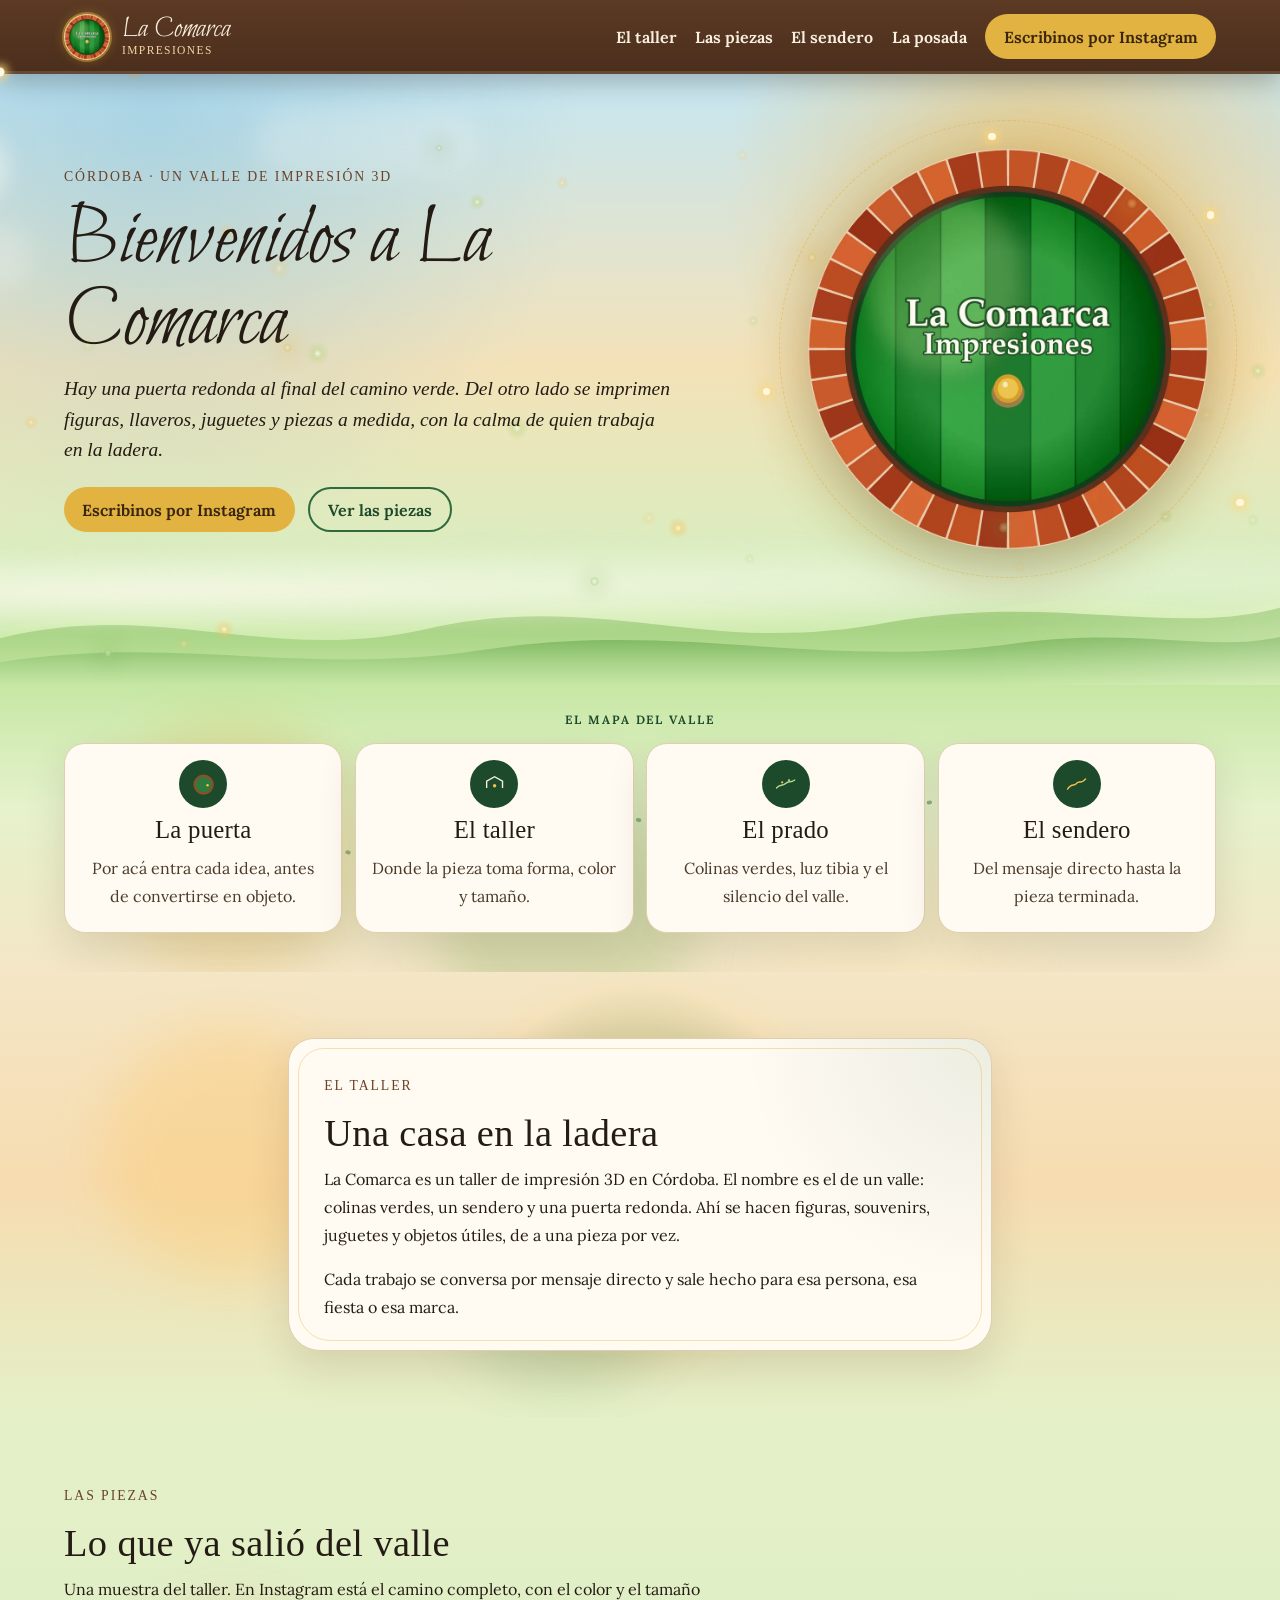
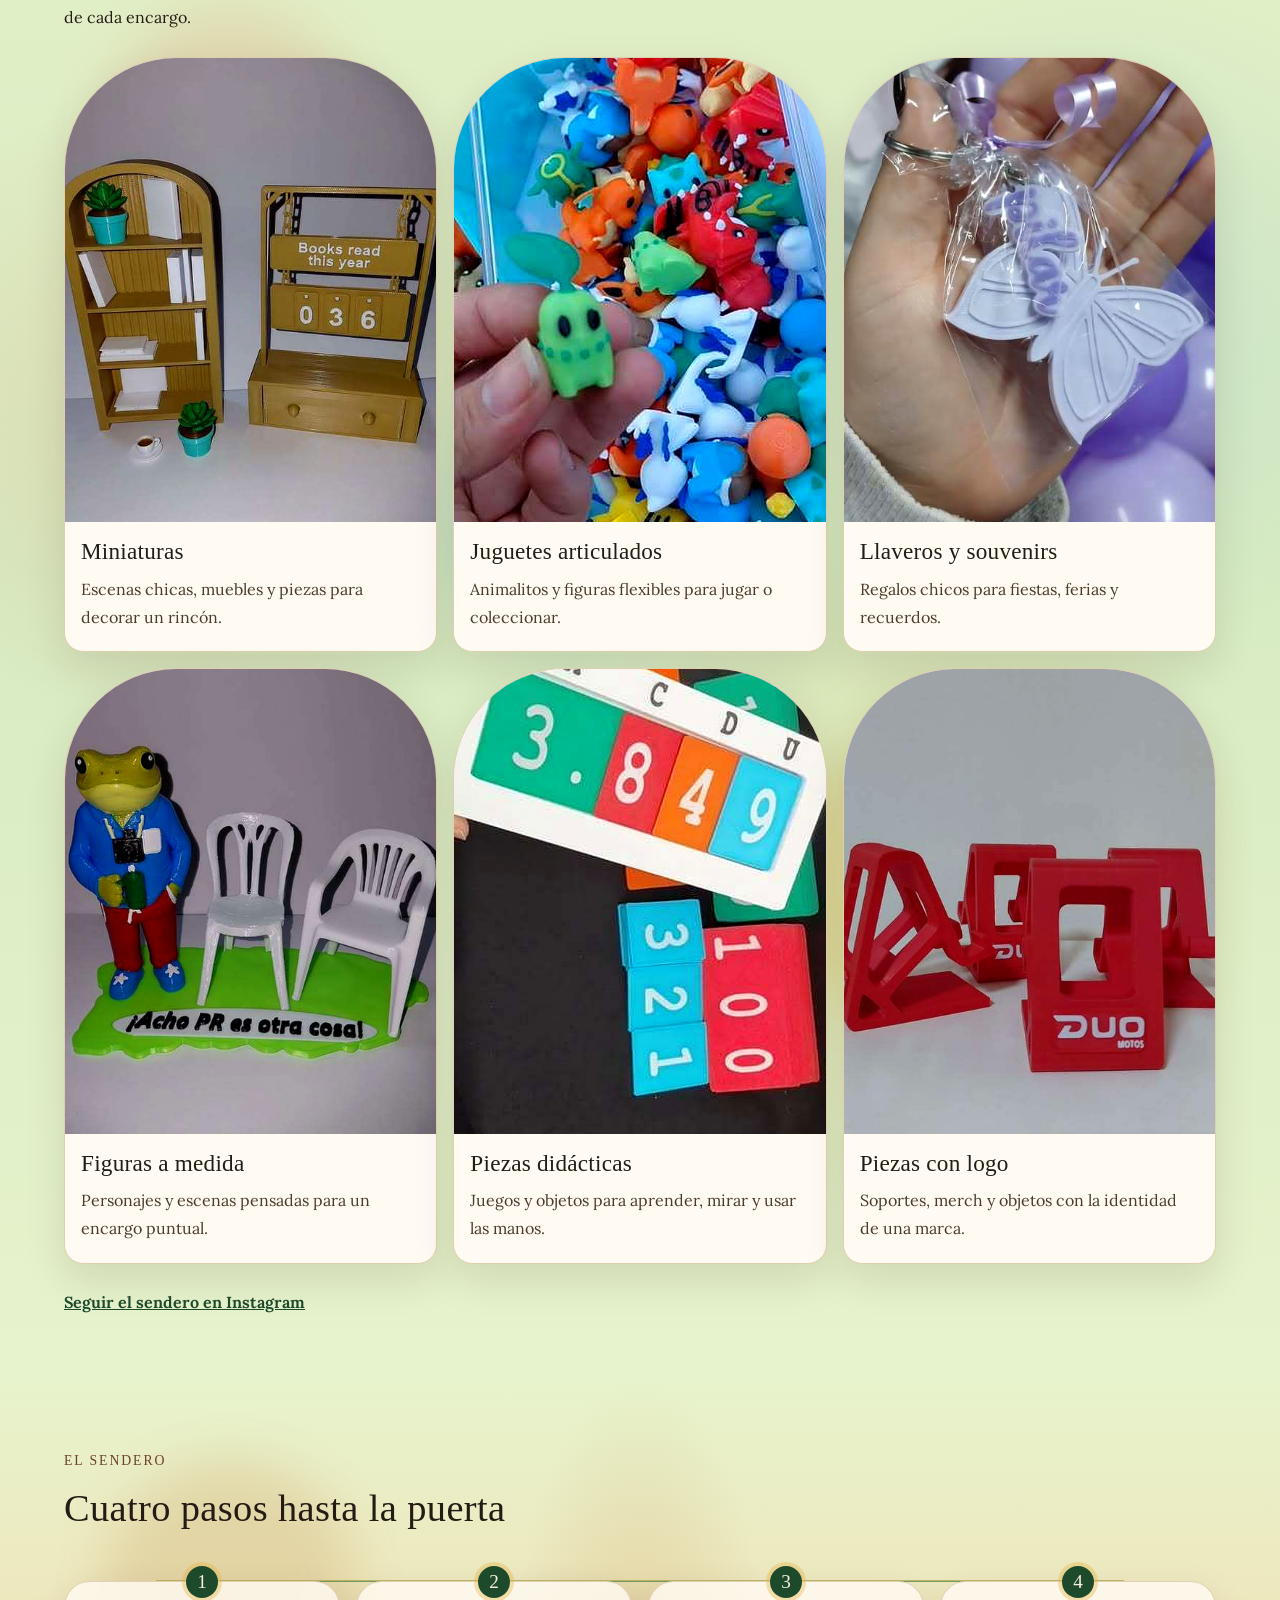
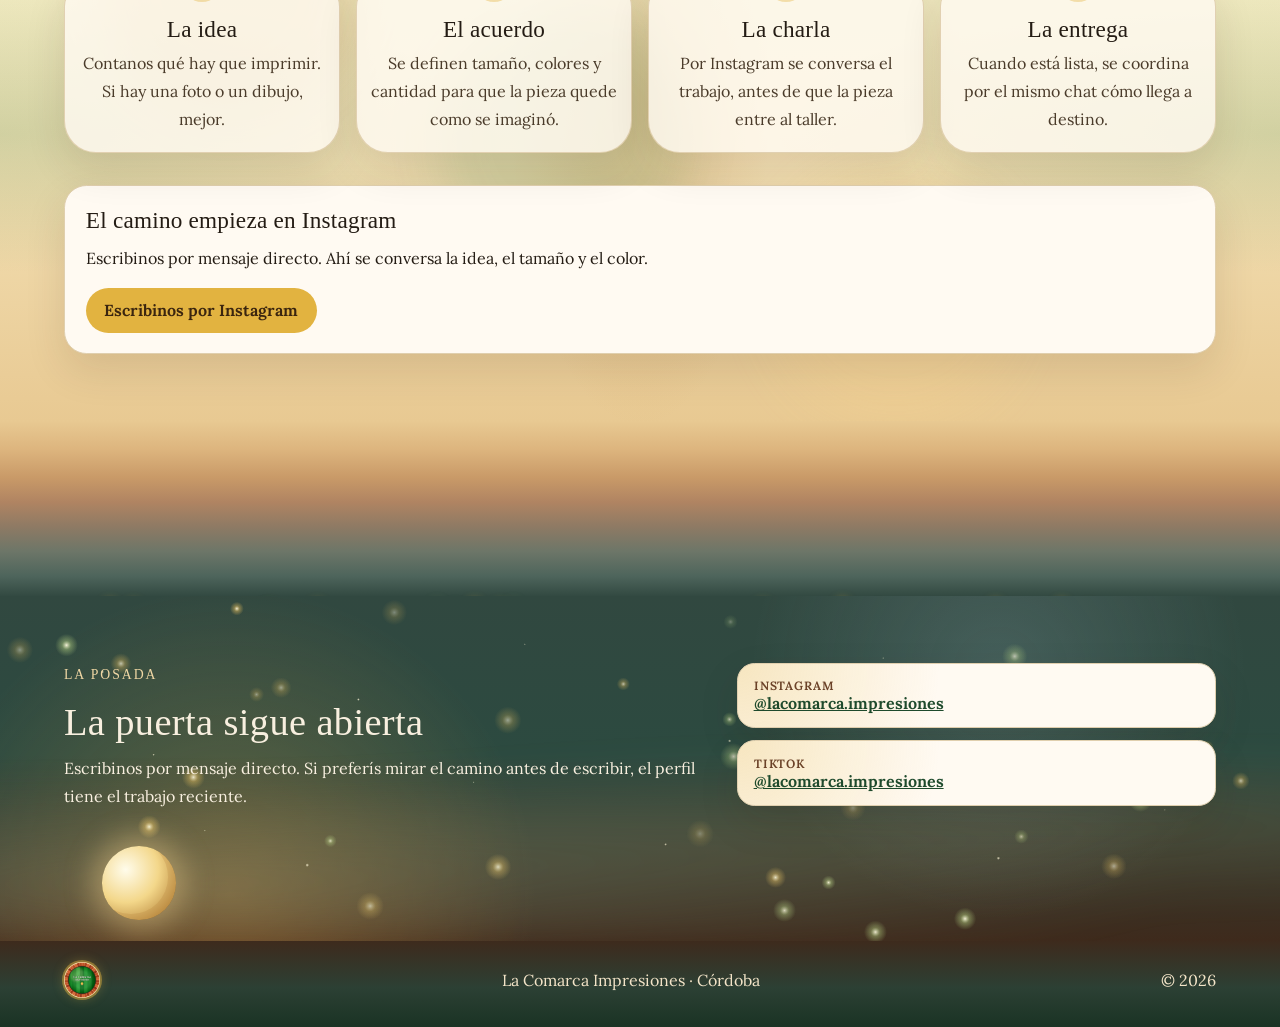
<file: index.html>
<!DOCTYPE html>
<html lang="es">
  <head>
    <meta charset="utf-8" />
    <meta name="viewport" content="width=device-width, initial-scale=1" />
    <title>La Comarca Impresiones | Impresión 3D en Córdoba</title>
    <meta
      name="description"
      content="La Comarca Impresiones: taller de impresión 3D en Córdoba. Figuras, llaveros, juguetes y piezas a medida. Escribinos por Instagram."
    />
    <meta name="theme-color" content="#3f2918" />
    <meta property="og:title" content="La Comarca Impresiones" />
    <meta
      property="og:description"
      content="Impresión 3D a medida en Córdoba. Una puerta redonda, colinas verdes y encargos hechos de a uno."
    />
    <meta property="og:type" content="website" />
    <meta property="og:locale" content="es_AR" />
    <link rel="icon" href="assets/favicon.png" type="image/png" />
    <link rel="preconnect" href="https://fonts.googleapis.com" />
    <link rel="preconnect" href="https://fonts.gstatic.com" crossorigin />
    <link
      href="https://fonts.googleapis.com/css2?family=Bilbo&family=IM+Fell+English:ital@0;1&family=Lora:ital,wght@0,400;0,600;0,700;1,400&display=swap"
      rel="stylesheet"
    />
    <link rel="stylesheet" href="css/styles.css" />
    <script>
      document.documentElement.classList.add("js");
    </script>
    <script type="application/ld+json">
      {
        "@context": "https://schema.org",
        "@type": "LocalBusiness",
        "name": "La Comarca Impresiones",
        "description": "Taller de impresión 3D a medida en Córdoba, Argentina.",
        "address": {
          "@type": "PostalAddress",
          "addressLocality": "Córdoba",
          "addressCountry": "AR"
        },
        "sameAs": [
          "https://www.instagram.com/lacomarca.impresiones/",
          "https://www.tiktok.com/@lacomarca.impresiones"
        ]
      }
    </script>
  </head>
  <body>
    <a class="skip" href="#contenido">Saltar al contenido</a>
    <div class="luces-prado" aria-hidden="true">
      <span></span><span></span><span></span><span></span><span></span><span></span><span></span>
    </div>

    <header class="site-header">
      <div class="header-inner">
        <a class="brand" href="#inicio">
          <img src="assets/logo.webp" alt="" width="46" height="46" />
          <span>
            <strong>La Comarca</strong>
            <small>Impresiones</small>
          </span>
        </a>
        <button class="menu-toggle" type="button" aria-expanded="false" aria-controls="nav-principal">
          <span class="menu-bars" aria-hidden="true"></span>
          <span class="menu-label">Menú</span>
        </button>
        <nav id="nav-principal" class="site-nav" aria-label="Principal">
          <a href="#taller">El taller</a>
          <a href="#piezas">Las piezas</a>
          <a href="#sendero">El sendero</a>
          <a href="#posada">La posada</a>
          <a class="nav-cta" href="https://ig.me/m/lacomarca.impresiones" target="_blank" rel="noopener">Escribinos por Instagram</a>
        </nav>
      </div>
      <div class="sendero-luz" aria-hidden="true">
        <span id="sendero-lleno"></span>
        <span id="sendero-mote"></span>
      </div>
    </header>

    <div class="camino" aria-hidden="true">
      <svg viewBox="0 0 80 1000" preserveAspectRatio="none">
        <path id="camino-trazo" pathLength="1" d="M42 0 C 12 150, 70 210, 40 340 S 8 530, 50 690 S 76 860, 30 1000" />
      </svg>
    </div>

    <main id="contenido">
      <section id="inicio" class="hero">
        <canvas class="luciernagas" id="luciernagas" aria-hidden="true"></canvas>
        <div class="nubes" aria-hidden="true"><span></span><span></span><span></span></div>
        <div class="rayos" aria-hidden="true"></div>
        <div class="linterna" id="linterna" aria-hidden="true"></div>
        <div class="hero-layout">
          <div class="hero-copy reveal">
            <p class="eyebrow">Córdoba · un valle de impresión 3D</p>
            <h1>Bienvenidos a La Comarca</h1>
            <p class="lede">
              Hay una puerta redonda al final del camino verde. Del otro lado se
              imprimen figuras, llaveros, juguetes y piezas a medida, con la
              calma de quien trabaja en la ladera.
            </p>
            <div class="hero-actions">
              <a class="button" href="https://ig.me/m/lacomarca.impresiones" target="_blank" rel="noopener">Escribinos por Instagram</a>
              <a class="button button-ghost" href="#piezas">Ver las piezas</a>
            </div>
          </div>
          <div class="hero-mark reveal">
            <span class="halo" aria-hidden="true"></span>
            <span class="orbit" aria-hidden="true"><i></i><i></i><i></i><i></i></span>
            <img src="assets/logo.webp" alt="Puerta redonda de La Comarca Impresiones" width="960" height="960" fetchpriority="high" />
          </div>
        </div>
        <div class="bruma" aria-hidden="true"></div>
        <div class="brillo-colina" aria-hidden="true"></div>
        <svg class="hills" viewBox="0 0 1440 180" preserveAspectRatio="none" aria-hidden="true">
          <defs>
            <linearGradient id="colina-lejana" x1="0" y1="0" x2="0" y2="1">
              <stop offset="0%" stop-color="#d7efb8" />
              <stop offset="100%" stop-color="#c6e7a4" />
            </linearGradient>
            <linearGradient id="colina-media" x1="0" y1="0" x2="0" y2="1">
              <stop offset="0%" stop-color="#9ccc78" />
              <stop offset="100%" stop-color="#c6e7a4" />
            </linearGradient>
            <linearGradient id="colina-cerca" x1="0" y1="0" x2="0" y2="1">
              <stop offset="0%" stop-color="#7eb85f" />
              <stop offset="55%" stop-color="#a9d48a" />
              <stop offset="100%" stop-color="#c6e7a4" />
            </linearGradient>
          </defs>
          <path fill="url(#colina-lejana)" d="M0 96C200 36 360 128 560 74C780 12 920 118 1140 62C1280 28 1360 96 1440 52V180H0Z" />
          <path fill="url(#colina-media)" d="M0 110C180 50 300 150 480 96C680 36 790 140 1000 86C1180 42 1320 108 1440 64V180H0Z" />
          <path fill="url(#colina-cerca)" d="M0 146C200 104 340 168 540 128C760 82 920 158 1140 118C1280 92 1360 132 1440 108V180H0Z" />
        </svg>
      </section>

      <section class="atlas" aria-label="Mapa del valle">
        <div class="section-inner">
          <p class="atlas-lead">El mapa del valle</p>
          <ol class="places reveal-group">
            <li>
              <span class="place-icon" aria-hidden="true">
                <svg viewBox="0 0 48 48"><circle cx="24" cy="24" r="16" fill="#2f7a3c" stroke="#8d4e28" stroke-width="4"/><circle cx="31" cy="25" r="2.2" fill="#f2c14e"/></svg>
              </span>
              <h2>La puerta</h2>
              <p>Por acá entra cada idea, antes de convertirse en objeto.</p>
            </li>
            <li>
              <span class="place-icon" aria-hidden="true">
                <svg viewBox="0 0 48 48"><path d="M10 30V18l14-8 14 8v12" fill="none" stroke="#f6f0e4" stroke-width="2.4"/><circle cx="24" cy="26" r="3" fill="#f2c14e"/></svg>
              </span>
              <h2>El taller</h2>
              <p>Donde la pieza toma forma, color y tamaño.</p>
            </li>
            <li>
              <span class="place-icon" aria-hidden="true">
                <svg viewBox="0 0 48 48"><path d="M8 30c6-8 10-2 16-8s8 0 16-6" fill="none" stroke="#b6d98a" stroke-width="2.4" stroke-linecap="round"/><circle cx="18" cy="20" r="2" fill="#f2c14e"/><circle cx="30" cy="16" r="1.6" fill="#fff6d0"/></svg>
              </span>
              <h2>El prado</h2>
              <p>Colinas verdes, luz tibia y el silencio del valle.</p>
            </li>
            <li>
              <span class="place-icon" aria-hidden="true">
                <svg viewBox="0 0 48 48"><path d="M8 32c8-12 12-4 16-10s8 2 16-8" fill="none" stroke="#f2c14e" stroke-width="2.4" stroke-linecap="round"/></svg>
              </span>
              <h2>El sendero</h2>
              <p>Del mensaje directo hasta la pieza terminada.</p>
            </li>
          </ol>
        </div>
      </section>

      <section id="taller" class="section">
        <div class="section-inner">
          <article class="manuscript reveal">
            <p class="eyebrow">El taller</p>
            <h2>Una casa en la ladera</h2>
            <p>
              La Comarca es un taller de impresión 3D en Córdoba. El nombre es el
              de un valle: colinas verdes, un sendero y una puerta redonda. Ahí
              se hacen figuras, souvenirs, juguetes y objetos útiles, de a una
              pieza por vez.
            </p>
            <p>
              Cada trabajo se conversa por mensaje directo y sale hecho para
              esa persona, esa fiesta o esa marca.
            </p>
          </article>
        </div>
      </section>

      <section id="piezas" class="section section-green">
        <div class="section-inner">
          <div class="section-head">
            <p class="eyebrow">Las piezas</p>
            <h2>Lo que ya salió del valle</h2>
            <p>
              Una muestra del taller. En Instagram está el camino completo, con
              el color y el tamaño de cada encargo.
            </p>
          </div>
          <ul class="gallery reveal-group">
            <li>
              <figure>
                <img src="assets/fotos/miniaturas.jpg" alt="Biblioteca en miniatura y contador de libros leídos, impresos en 3D" width="1152" height="1280" loading="lazy" />
                <figcaption>
                  <h3>Miniaturas</h3>
                  <p>Escenas chicas, muebles y piezas para decorar un rincón.</p>
                </figcaption>
              </figure>
            </li>
            <li>
              <figure>
                <img src="assets/fotos/juguetes.jpg" alt="Caja de juguetes articulados de colores, impresos en 3D" width="722" height="1280" loading="lazy" />
                <figcaption>
                  <h3>Juguetes articulados</h3>
                  <p>Animalitos y figuras flexibles para jugar o coleccionar.</p>
                </figcaption>
              </figure>
            </li>
            <li>
              <figure>
                <img src="assets/fotos/llaveros.jpg" alt="Llavero de mariposa impreso en 3D, listo para regalar" width="960" height="1280" loading="lazy" />
                <figcaption>
                  <h3>Llaveros y souvenirs</h3>
                  <p>Regalos chicos para fiestas, ferias y recuerdos.</p>
                </figcaption>
              </figure>
            </li>
            <li>
              <figure>
                <img src="assets/fotos/figuras.jpg" alt="Figura personalizada impresa en 3D, con sillas en miniatura" width="1136" height="1280" loading="lazy" />
                <figcaption>
                  <h3>Figuras a medida</h3>
                  <p>Personajes y escenas pensadas para un encargo puntual.</p>
                </figcaption>
              </figure>
            </li>
            <li>
              <figure>
                <img src="assets/fotos/numeros.jpg" alt="Tablero didáctico con fichas de números, impreso en 3D" width="720" height="1280" loading="lazy" />
                <figcaption>
                  <h3>Piezas didácticas</h3>
                  <p>Juegos y objetos para aprender, mirar y usar las manos.</p>
                </figcaption>
              </figure>
            </li>
            <li>
              <figure>
                <img src="assets/fotos/marcas.jpg" alt="Soportes rojos impresos en 3D con el logo de un cliente" width="1280" height="1280" loading="lazy" />
                <figcaption>
                  <h3>Piezas con logo</h3>
                  <p>Soportes, merch y objetos con la identidad de una marca.</p>
                </figcaption>
              </figure>
            </li>
          </ul>
          <p class="section-note">
            <a href="https://www.instagram.com/lacomarca.impresiones/" target="_blank" rel="noopener">Seguir el sendero en Instagram</a>
          </p>
        </div>
      </section>

      <section id="sendero" class="section">
        <div class="section-inner">
          <div class="section-head">
            <p class="eyebrow">El sendero</p>
            <h2>Cuatro pasos hasta la puerta</h2>
          </div>
          <ol class="steps reveal-group">
            <li>
              <h3>La idea</h3>
              <p>Contanos qué hay que imprimir. Si hay una foto o un dibujo, mejor.</p>
            </li>
            <li>
              <h3>El acuerdo</h3>
              <p>Se definen tamaño, colores y cantidad para que la pieza quede como se imaginó.</p>
            </li>
            <li>
              <h3>La charla</h3>
              <p>Por Instagram se conversa el trabajo, antes de que la pieza entre al taller.</p>
            </li>
            <li>
              <h3>La entrega</h3>
              <p>Cuando está lista, se coordina por el mismo chat cómo llega a destino.</p>
            </li>
          </ol>

          <div class="order reveal">
            <h3>El camino empieza en Instagram</h3>
            <p>Escribinos por mensaje directo. Ahí se conversa la idea, el tamaño y el color.</p>
            <a class="button" href="https://ig.me/m/lacomarca.impresiones" target="_blank" rel="noopener">Escribinos por Instagram</a>
          </div>
        </div>
      </section>

      <div class="anochecer" aria-hidden="true"></div>

      <section id="posada" class="section section-wood">
        <canvas class="luciernagas" id="luciernagas-noche" aria-hidden="true"></canvas>
        <div class="niebla" aria-hidden="true"></div>
        <div class="luna" aria-hidden="true"></div>
        <span class="estrella-fugaz" aria-hidden="true"></span>
        <div class="section-inner contact-layout">
          <div>
            <p class="eyebrow eyebrow-light">La posada</p>
            <h2>La puerta sigue abierta</h2>
            <p>
              Escribinos por mensaje directo. Si preferís mirar el camino
              antes de escribir, el perfil tiene el trabajo reciente.
            </p>
          </div>
          <ul class="contact-list">
            <li>
              <span>Instagram</span>
              <a href="https://www.instagram.com/lacomarca.impresiones/" target="_blank" rel="noopener">@lacomarca.impresiones</a>
            </li>
            <li>
              <span>TikTok</span>
              <a href="https://www.tiktok.com/@lacomarca.impresiones" target="_blank" rel="noopener">@lacomarca.impresiones</a>
            </li>
          </ul>
        </div>
      </section>
    </main>

    <footer class="site-footer">
      <div class="footer-inner">
        <img src="assets/logo.webp" alt="" width="960" height="960" />
        <p>La Comarca Impresiones · Córdoba</p>
        <p>© 2026</p>
      </div>
    </footer>

    <script src="js/main.js"></script>
  </body>
</html>
</file>
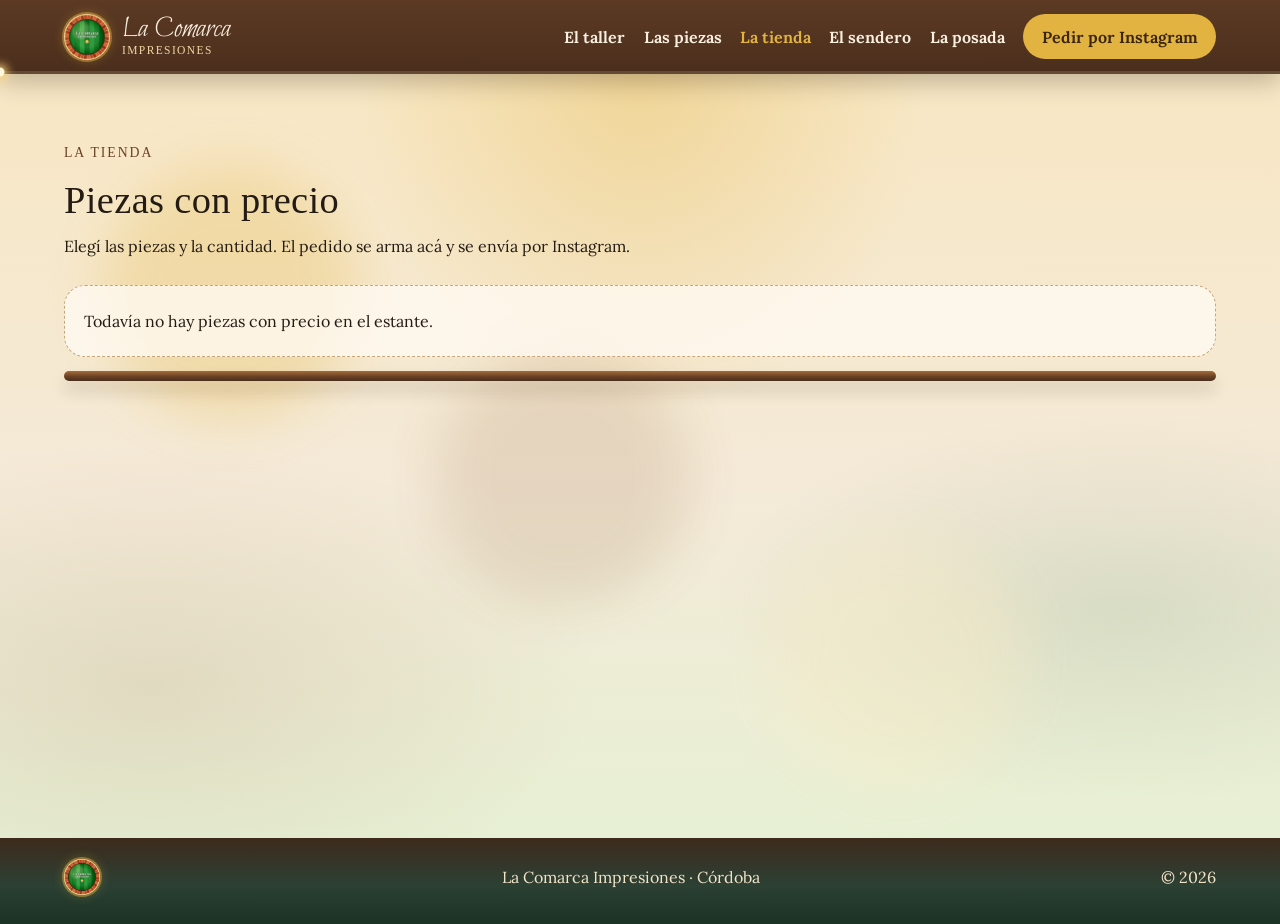
<file: tienda.html>
<!DOCTYPE html>
<html lang="es">
  <head>
    <meta charset="utf-8" />
    <meta name="viewport" content="width=device-width, initial-scale=1" />
    <title>La tienda | La Comarca Impresiones</title>
    <meta name="robots" content="noindex" />
    <meta
      name="description"
      content="Tienda de La Comarca Impresiones: piezas con precio. Los encargos se piden por Instagram."
    />
    <meta name="theme-color" content="#3f2918" />
    <link rel="icon" href="assets/favicon.png" type="image/png" />
    <link rel="preconnect" href="https://fonts.googleapis.com" />
    <link rel="preconnect" href="https://fonts.gstatic.com" crossorigin />
    <link
      href="https://fonts.googleapis.com/css2?family=Bilbo&family=IM+Fell+English:ital@0;1&family=Lora:ital,wght@0,400;0,600;0,700;1,400&display=swap"
      rel="stylesheet"
    />
    <link rel="stylesheet" href="css/styles.css" />
    <script>
      document.documentElement.classList.add("js");
    </script>
  </head>
  <body>
    <a class="skip" href="#contenido">Saltar al contenido</a>
    <header class="site-header">
      <div class="header-inner">
        <a class="brand" href="index.html">
          <img src="assets/logo.webp" alt="" width="46" height="46" />
          <span>
            <strong>La Comarca</strong>
            <small>Impresiones</small>
          </span>
        </a>
        <button class="menu-toggle" type="button" aria-expanded="false" aria-controls="nav-principal">
          <span class="menu-bars" aria-hidden="true"></span>
          <span class="menu-label">Menú</span>
        </button>
        <nav id="nav-principal" class="site-nav" aria-label="Principal">
          <a href="index.html#taller">El taller</a>
          <a href="index.html#piezas">Las piezas</a>
          <a href="tienda.html" aria-current="page">La tienda</a>
          <a href="index.html#sendero">El sendero</a>
          <a href="index.html#posada">La posada</a>
          <a class="nav-cta" href="https://ig.me/m/lacomarca.impresiones" target="_blank" rel="noopener">Pedir por Instagram</a>
        </nav>
      </div>
      <div class="sendero-luz" aria-hidden="true">
        <span id="sendero-lleno"></span>
        <span id="sendero-mote"></span>
      </div>
    </header>

    <main id="contenido">
      <section id="tienda" class="section pagina-tienda">
        <div class="section-inner">
          <div class="section-head">
            <p class="eyebrow">La tienda</p>
            <h2>Piezas con precio</h2>
            <p>Elegí las piezas y la cantidad. El pedido se arma acá y se envía por Instagram.</p>
          </div>
          <div id="estante" class="estante" aria-live="polite">
            <p class="tienda-espera">El mostrador se está acomodando.</p>
          </div>
          <div class="balda" aria-hidden="true"></div>
          <section id="pedido" class="pedido" hidden>
            <h3>Tu pedido</h3>
            <ul id="pedido-lineas"></ul>
            <p class="pedido-vacio" id="pedido-vacio">Todavía no elegiste piezas.</p>
            <label>
              Nota para el taller
              <textarea id="pedido-nota" maxlength="240" placeholder="Colores, tamaño o para qué fecha lo necesitás"></textarea>
            </label>
            <p class="pedido-total" id="pedido-total"></p>
            <button class="button" id="enviar-pedido" type="button" disabled>Pedir por Instagram</button>
            <p class="form-status" id="tienda-estado" role="status"></p>
            <textarea class="message-preview" id="pedido-mensaje" hidden readonly></textarea>
          </section>
        </div>
      </section>
    </main>
    <div class="pedido-fijo" id="pedido-fijo" hidden>
      <span id="pedido-fijo-texto"></span>
      <a href="#pedido">Ver pedido</a>
    </div>

    <footer class="site-footer">
      <div class="footer-inner">
        <img src="assets/logo.webp" alt="" width="960" height="960" />
        <p>La Comarca Impresiones · Córdoba</p>
        <p>© 2026</p>
      </div>
    </footer>

    <script src="js/main.js"></script>
    <script src="js/tienda.js"></script>
  </body>
</html>
</file>
<file: css/styles.css>
:root {
  --ink: #241c14;
  --ink-soft: #4a3b2a;
  --cream: #f4ead8;
  --paper: #fffaf2;
  --moss: #2f6a3e;
  --moss-deep: #1e4a2c;
  --leaf: #e4f0df;
  --wood: #4a2e1c;
  --wood-mid: #6b4228;
  --gold: #e2b340;
  --line: #e0cfae;
  --shadow: 0 16px 40px rgba(56, 32, 14, 0.12);
  --header: 4.6rem;
  --content: 72rem;
  font-family: Lora, Palatino, "Palatino Linotype", serif;
  color: var(--ink);
  background: var(--cream);
}

*,
*::before,
*::after {
  box-sizing: border-box;
}

html {
  scroll-behavior: smooth;
}

body {
  margin: 0;
  min-height: 100vh;
  background: #1a3324;
}

img,
svg {
  max-width: 100%;
  height: auto;
  display: block;
}

a {
  color: var(--moss-deep);
}

a:hover {
  color: var(--wood);
}

h1,
h2,
h3 {
  font-family: "IM Fell English", Palatino, "Palatino Linotype", serif;
  font-weight: 400;
  letter-spacing: 0.01em;
  line-height: 1.2;
  margin: 0 0 0.55rem;
}

h1 {
  font-family: Bilbo, Palatino, "Palatino Linotype", serif;
  font-size: clamp(3rem, 8vw, 5.4rem);
  font-weight: 400;
  line-height: 0.95;
  letter-spacing: 0;
}

h2 {
  font-size: clamp(1.8rem, 3vw, 2.7rem);
}

h3 {
  font-size: 1.45rem;
}

p {
  line-height: 1.75;
  margin: 0 0 1rem;
}

section[id] {
  scroll-margin-top: 5.2rem;
}

.skip {
  position: absolute;
  left: 1rem;
  top: -4rem;
  background: var(--paper);
  color: var(--ink);
  padding: 0.6rem 1rem;
  z-index: 30;
}

.skip:focus {
  top: 1rem;
}

.site-header {
  position: sticky;
  top: 0;
  z-index: 20;
  background: linear-gradient(#5c3a24, var(--wood));
  color: #f8efdf;
  box-shadow: 0 8px 24px rgba(36, 18, 8, 0.25);
}

.header-inner,
.section-inner,
.footer-inner {
  width: min(var(--content), calc(100% - 2rem));
  margin-inline: auto;
}

.header-inner {
  min-height: var(--header);
  display: flex;
  align-items: center;
  justify-content: space-between;
  gap: 1rem;
}

.brand {
  display: flex;
  align-items: center;
  gap: 0.75rem;
  color: inherit;
  text-decoration: none;
  min-width: 0;
}

.brand img,
.site-footer img {
  width: 46px;
  height: 46px;
  border-radius: 50%;
  background: #f3d7a0;
}

.site-footer img {
  width: 36px;
  height: 36px;
}

.brand strong,
.brand small {
  display: block;
}

.brand strong {
  font-family: Bilbo, Palatino, serif;
  font-size: 1.85rem;
  font-weight: 400;
  line-height: 0.9;
}

.brand small {
  color: #f0d7a4;
  font-family: "IM Fell English", Palatino, serif;
  letter-spacing: 0.12em;
  text-transform: uppercase;
  font-size: 0.72rem;
}

.site-nav {
  display: flex;
  align-items: center;
  gap: 1.15rem;
}

.site-nav a {
  color: #f8efdf;
  text-decoration: none;
  font-weight: 650;
  white-space: nowrap;
}

.site-nav a:hover,
.site-nav a:focus-visible,
.site-nav a[aria-current="page"] {
  color: var(--gold);
}

.place-link {
  display: block;
  color: inherit;
  text-decoration: none;
}

.nav-cta,
.button {
  display: inline-flex;
  align-items: center;
  justify-content: center;
  min-height: 2.8rem;
  padding: 0.55rem 1.15rem;
  border-radius: 999px;
  background: var(--gold);
  color: #3a250f !important;
  text-decoration: none;
  border: 0;
  cursor: pointer;
  font: inherit;
  font-weight: 650;
}

.button:disabled {
  opacity: 0.45;
  cursor: not-allowed;
}

.button:hover,
.nav-cta:hover {
  background: #f0c85d;
}

.button-ghost {
  background: transparent;
  color: var(--moss-deep) !important;
  border: 2px solid var(--moss);
}

.button-ghost:hover {
  background: rgba(47, 106, 62, 0.08);
}

.menu-toggle {
  display: none;
  align-items: center;
  gap: 0.45rem;
  background: transparent;
  color: #f8efdf;
  border: 1px solid rgba(248, 239, 223, 0.4);
  border-radius: 999px;
  min-height: 2.6rem;
  padding: 0.3rem 0.8rem;
  font: inherit;
  font-weight: 700;
  cursor: pointer;
}

.menu-bars,
.menu-bars::before,
.menu-bars::after {
  display: block;
  width: 1rem;
  height: 2px;
  background: currentColor;
  position: relative;
}

.menu-bars::before,
.menu-bars::after {
  content: "";
  position: absolute;
  left: 0;
}

.menu-bars::before {
  top: -5px;
}

.menu-bars::after {
  top: 5px;
}

.hero {
  position: relative;
  overflow: hidden;
  padding: 3.2rem 0 8rem;
  background:
    radial-gradient(circle at 82% 18%, rgba(255, 186, 72, 0.55), transparent 28%),
    radial-gradient(circle at 12% 8%, rgba(120, 186, 220, 0.4), transparent 34%),
    linear-gradient(180deg, #c5e6f2 0%, #f4e2b8 48%, #d7eec0 82%, #c6e7a4 100%);
}

.hero-layout {
  position: relative;
  z-index: 3;
  width: min(var(--content), calc(100% - 2rem));
  margin-inline: auto;
  display: grid;
  gap: 2rem;
  align-items: center;
}

.hero-layout > * {
  min-width: 0;
}

.eyebrow {
  margin: 0 0 0.75rem;
  color: var(--wood-mid);
  font-family: "IM Fell English", Palatino, serif;
  font-weight: 400;
  letter-spacing: 0.14em;
  text-transform: uppercase;
  font-size: 0.86rem;
}

.eyebrow-light {
  color: #f0d7a4;
}

.lede {
  font-family: "IM Fell English", Palatino, serif;
  font-style: italic;
  font-size: 1.22rem;
  line-height: 1.55;
  max-width: 38rem;
}

.hero-actions {
  display: flex;
  flex-wrap: wrap;
  gap: 0.8rem;
  margin-top: 1.4rem;
}

.hero-mark {
  position: relative;
  justify-self: center;
  width: min(19rem, 82%);
}

.hero-mark img {
  width: 100%;
  height: auto;
  aspect-ratio: 1;
  border-radius: 50%;
  filter: drop-shadow(0 18px 28px rgba(56, 32, 14, 0.28));
}

.hills {
  position: absolute;
  left: 0;
  right: 0;
  bottom: 0;
  z-index: 1;
  width: 100%;
  height: 7.5rem;
}

.atlas {
  position: relative;
  z-index: 1;
  overflow: hidden;
  padding: 1.6rem 0 2.4rem;
  margin-top: -1px;
  background: linear-gradient(180deg, #c6e7a4 0%, #e5f2cb 42%, #f4e6c6 100%);
}

.atlas::before {
  content: "";
  position: absolute;
  left: 6%;
  right: 6%;
  top: 18%;
  bottom: 8%;
  pointer-events: none;
  opacity: 0.45;
  background: url("data:image/svg+xml,%3Csvg xmlns='http://www.w3.org/2000/svg' viewBox='0 0 1200 280' fill='none'%3E%3Cpath d='M30 190C170 70 250 230 420 130C590 30 690 220 900 110C1040 40 1120 160 1180 80' stroke='%23246b3c' stroke-width='5' stroke-linecap='round' stroke-dasharray='2 16'/%3E%3Ccircle cx='170' cy='150' r='9' fill='%23e2b340'/%3E%3Ccircle cx='520' cy='100' r='9' fill='%232f6a3e'/%3E%3Ccircle cx='860' cy='140' r='9' fill='%23c45c32'/%3E%3Ccircle cx='1100' cy='95' r='9' fill='%23e2b340'/%3E%3C/svg%3E") center / 100% 100% no-repeat;
}

.atlas-lead {
  margin: 0 0 0.8rem;
  text-align: center;
  font-weight: 650;
  letter-spacing: 0.16em;
  text-transform: uppercase;
  font-size: 0.75rem;
  color: var(--moss-deep);
}

.places,
.gallery,
.steps,
.contact-list {
  list-style: none;
  margin: 0;
  padding: 0;
}

.places {
  display: grid;
  gap: 0.8rem;
}

.places li,
.order,
.contact-list li,
.manuscript {
  background: var(--paper);
  border: 1px solid var(--line);
  box-shadow: var(--shadow);
}

.places li {
  border-radius: 1.3rem;
  padding: 1rem 1rem 0.4rem;
  text-align: center;
}

.places h2 {
  font-size: 1.55rem;
}

.places p,
.gallery p,
.steps p {
  color: var(--ink-soft);
}

.place-icon {
  display: grid;
  place-items: center;
  width: 3rem;
  height: 3rem;
  margin: 0 auto 0.45rem;
  border-radius: 50%;
  background: var(--moss-deep);
}

.place-icon svg {
  width: 1.7rem;
  height: 1.7rem;
}

.section {
  position: relative;
  overflow: hidden;
  padding: 4.2rem 0;
}

#taller {
  margin-top: -1px;
  background:
    radial-gradient(circle at 50% 46%, rgba(255, 198, 96, 0.42), transparent 32%),
    linear-gradient(180deg, #f4e6c6 0%, #f6dcb0 48%, #e4f0c8 100%);
}

#taller::before {
  content: "";
  position: absolute;
  left: 50%;
  top: 0.8rem;
  width: min(22rem, 70%);
  aspect-ratio: 1;
  transform: translateX(-50%);
  border-radius: 50%;
  pointer-events: none;
  background: radial-gradient(circle, rgba(255, 214, 130, 0.7), rgba(47, 122, 60, 0.12) 52%, transparent 70%);
}

.section-green {
  margin-top: -1px;
  background:
    radial-gradient(circle at 14% 38%, rgba(226, 112, 72, 0.16), transparent 22%),
    radial-gradient(circle at 86% 32%, rgba(110, 176, 214, 0.18), transparent 22%),
    radial-gradient(circle at 72% 68%, rgba(226, 179, 64, 0.2), transparent 24%),
    linear-gradient(180deg, #e4f0c8 0%, #d7ebc2 48%, #e7f3cc 100%);
}

#sendero {
  margin-top: -1px;
  background:
    radial-gradient(ellipse at 0% 55%, rgba(36, 122, 58, 0.16), transparent 28%),
    radial-gradient(ellipse at 100% 55%, rgba(36, 122, 58, 0.16), transparent 28%),
    linear-gradient(180deg, #e7f3cc 0%, #f3e0b4 58%, #e8c992 100%);
}

.anochecer {
  position: relative;
  overflow: hidden;
  height: 11rem;
  margin-top: -1px;
  background: linear-gradient(
    180deg,
    #e8c992 0%,
    #ddb57e 16%,
    #c99a68 32%,
    #b08462 46%,
    #8e7a64 60%,
    #6d7668 74%,
    #4e655c 88%,
    #314840 100%
  );
}

#posada {
  margin-top: -1px;
  padding-bottom: 7.2rem;
}

.section-wood {
  position: relative;
  overflow: hidden;
  background:
    radial-gradient(circle at 78% 22%, rgba(186, 214, 232, 0.16), transparent 24%),
    radial-gradient(circle at 18% 86%, rgba(255, 176, 72, 0.28), transparent 28%),
    linear-gradient(180deg, #314840 0%, #2c4a40 46%, #3e2a1c 100%);
  color: #f8efdf;
}

.section-wood h2 {
  color: #f8efdf;
}

.section-head {
  max-width: 40rem;
  margin-bottom: 1.6rem;
}

.manuscript {
  position: relative;
  max-width: 44rem;
  margin-inline: auto;
  padding: 1.6rem 1.3rem 0.6rem;
  border-radius: 1.6rem 1.6rem 2rem 2rem;
  background:
    radial-gradient(circle at 100% 0, rgba(47, 106, 62, 0.09), transparent 32%),
    var(--paper);
}

.gallery {
  display: grid;
  gap: 1rem;
}

.gallery figure {
  position: relative;
  margin: 0;
  height: 100%;
  background: var(--paper);
  border: 1px solid var(--line);
  border-radius: 7rem 7rem 1.2rem 1.2rem;
  overflow: hidden;
  box-shadow: var(--shadow);
}

.gallery img {
  width: 100%;
  aspect-ratio: 4 / 5;
  object-fit: cover;
  background: #efe4cf;
}

.gallery figcaption {
  padding: 1rem 1rem 0.3rem;
}

.section-note {
  margin: 1.5rem 0 0;
  font-weight: 650;
}

.steps {
  position: relative;
  display: grid;
  gap: 0.9rem;
  margin-top: 0.4rem;
  padding-top: 0.3rem;
  counter-reset: step;
}

.steps::before {
  content: "";
  position: absolute;
  top: 1.5rem;
  bottom: 1.5rem;
  left: 1.15rem;
  width: 2px;
  background: linear-gradient(#e2b340, #6f9a55 55%, #2f6a3e);
  opacity: 0.75;
}

.steps li {
  position: relative;
  min-width: 0;
  margin: 0;
  padding: 0.85rem 1rem 0.25rem 3.5rem;
  background: rgba(255, 250, 242, 0.82);
  border: 1px solid rgba(224, 207, 174, 0.95);
  border-radius: 1.35rem;
  box-shadow: var(--shadow);
}

.steps li::before {
  counter-increment: step;
  content: counter(step);
  position: absolute;
  left: 0.2rem;
  top: 0.8rem;
  width: 2rem;
  height: 2rem;
  border-radius: 50%;
  background: var(--moss-deep);
  color: #f8efdf;
  font-family: "IM Fell English", Palatino, serif;
  font-size: 1.2rem;
  line-height: 2rem;
  text-align: center;
  box-shadow: 0 0 0 4px rgba(226, 179, 64, 0.38);
}

.steps h3 {
  margin-bottom: 0.3rem;
}

.order {
  margin-top: 2rem;
  padding: 1.3rem;
  border-radius: 1.4rem;
}

.fields {
  display: grid;
  gap: 0.9rem;
  margin: 1rem 0 1.2rem;
}

label {
  display: grid;
  gap: 0.35rem;
  font-weight: 650;
  font-size: 0.92rem;
}

input,
textarea {
  width: 100%;
  border: 1px solid #d9c7a4;
  background: #fff;
  color: var(--ink);
  border-radius: 0.8rem;
  padding: 0.75rem 0.8rem;
  font: inherit;
}

input:focus-visible,
textarea:focus-visible,
button:focus-visible,
a:focus-visible {
  outline: 3px solid var(--gold);
  outline-offset: 2px;
}

.form-status {
  min-height: 1.4rem;
  margin: 0.8rem 0 0;
  font-weight: 700;
}

.message-preview {
  margin-top: 0.8rem;
}

.contact-layout {
  display: grid;
  gap: 1.5rem;
  align-items: start;
}

.contact-list {
  display: grid;
  gap: 0.75rem;
}

.contact-list li {
  padding: 0.9rem 1rem;
  border-radius: 1.1rem;
  color: var(--ink);
  background:
    radial-gradient(circle at 0 0, rgba(226, 179, 64, 0.28), transparent 42%),
    var(--paper);
  transition: transform 0.35s ease, box-shadow 0.35s ease;
}

.contact-list span {
  display: block;
  font-size: 0.75rem;
  letter-spacing: 0.08em;
  text-transform: uppercase;
  color: var(--wood-mid);
  font-weight: 650;
}

.contact-list a {
  color: var(--moss-deep);
  font-weight: 650;
}

.site-footer {
  margin-top: -1px;
  background: linear-gradient(180deg, #3e2a1c 0%, #2c4034 55%, #1a3324 100%);
  color: #f8efdf;
}

.footer-inner {
  display: flex;
  flex-wrap: wrap;
  align-items: center;
  justify-content: space-between;
  gap: 0.6rem 1rem;
  padding: 1.4rem 0 1.8rem;
}

.site-footer p {
  margin: 0;
  color: #f3e4c8;
}

.brand img,
.site-footer img {
  box-shadow: 0 0 0 2px rgba(226, 179, 64, 0.45), 0 0 12px rgba(226, 179, 64, 0.35);
}

.sendero-luz {
  position: absolute;
  left: 0;
  right: 0;
  bottom: 0;
  height: 3px;
  pointer-events: none;
  background: rgba(255, 236, 196, 0.14);
}

#sendero-lleno {
  display: block;
  height: 100%;
  width: 0;
  background: linear-gradient(90deg, #6f9a55, #e2b340 58%, #fff6d4);
  box-shadow: 0 0 10px rgba(226, 179, 64, 0.9);
}

#sendero-mote {
  position: absolute;
  top: 50%;
  left: 0;
  width: 9px;
  height: 9px;
  border-radius: 50%;
  background: #fff8dc;
  box-shadow: 0 0 10px 3px rgba(255, 214, 120, 0.95);
  transform: translate(-50%, -50%);
}

.orbit {
  position: absolute;
  inset: -9%;
  z-index: 2;
  pointer-events: none;
}

.orbit i {
  position: absolute;
  width: 0.45rem;
  height: 0.45rem;
  border-radius: 50%;
  background: #fff8dc;
  box-shadow: 0 0 10px 3px rgba(255, 214, 120, 0.95);
}

.orbit i:nth-child(1) { top: 6%; left: 46%; }
.orbit i:nth-child(2) { top: 58%; left: 0; }
.orbit i:nth-child(3) { right: 2%; bottom: 18%; }
.orbit i:nth-child(4) { top: 22%; right: 8%; }

.hero-mark::after {
  content: "";
  position: absolute;
  inset: -5%;
  z-index: 2;
  border-radius: 50%;
  border: 1px dashed rgba(226, 179, 64, 0.55);
  pointer-events: none;
}

.nubes,
.rayos,
.brillo-colina,
.fondo-vivo,
.niebla {
  position: absolute;
  pointer-events: none;
}

.nubes {
  inset: 0 0 28% 0;
  z-index: 1;
  overflow: hidden;
}

.nubes span {
  position: absolute;
  height: 4.2rem;
  border-radius: 999px;
  background: rgba(255, 252, 246, 0.55);
  filter: blur(12px);
}

.nubes span:nth-child(1) {
  width: 18rem;
  top: 14%;
  left: -22%;
}

.nubes span:nth-child(2) {
  width: 26rem;
  top: 34%;
  left: -30%;
  opacity: 0.4;
}

.nubes span:nth-child(3) {
  width: 14rem;
  top: 8%;
  left: 20%;
  opacity: 0.35;
}

.rayos {
  top: -18%;
  right: -8%;
  z-index: 1;
  width: 36rem;
  height: 36rem;
  background: conic-gradient(
    from 200deg,
    transparent 0 18deg,
    rgba(255, 214, 130, 0.16) 22deg,
    transparent 30deg,
    transparent 58deg,
    rgba(255, 236, 190, 0.12) 64deg,
    transparent 74deg
  );
  filter: blur(6px);
  mask-image: radial-gradient(circle, #000 0%, transparent 68%);
}

.brillo-colina {
  left: 0;
  right: 0;
  bottom: 0;
  z-index: 2;
  height: 8rem;
  background: linear-gradient(105deg, transparent 35%, rgba(255, 252, 236, 0.34) 50%, transparent 65%);
  background-size: 220% 100%;
  mask-image: linear-gradient(transparent, #000 55%);
}

.fondo-vivo {
  inset: 0;
  z-index: 0;
  overflow: hidden;
}

.fondo-vivo span {
  position: absolute;
  width: 16rem;
  height: 16rem;
  border-radius: 50%;
  filter: blur(26px);
  opacity: 0.7;
}

.niebla {
  left: -15%;
  right: -10%;
  bottom: 0;
  z-index: 0;
  height: 55%;
  background:
    radial-gradient(ellipse at 25% 70%, rgba(190, 214, 170, 0.22), transparent 58%),
    radial-gradient(ellipse at 75% 40%, rgba(255, 210, 140, 0.12), transparent 52%);
  filter: blur(16px);
}

.bruma {
  position: absolute;
  left: -12%;
  right: -12%;
  bottom: 3.6rem;
  z-index: 2;
  height: 5.5rem;
  pointer-events: none;
  background:
    radial-gradient(ellipse at 20% 60%, rgba(255, 250, 240, 0.72), transparent 58%),
    radial-gradient(ellipse at 70% 40%, rgba(232, 244, 214, 0.55), transparent 62%);
  filter: blur(7px);
}

.polen {
  position: absolute;
  inset: 0;
  z-index: 0;
  overflow: hidden;
  pointer-events: none;
}

.polen span {
  position: absolute;
  bottom: -8%;
  width: 6px;
  height: 6px;
  border-radius: 50%;
  background: rgba(226, 179, 64, 0.9);
  box-shadow: 0 0 8px 2px rgba(226, 179, 64, 0.65);
}

.polen span:nth-child(3n) {
  background: rgba(186, 214, 132, 0.95);
  box-shadow: 0 0 8px 2px rgba(143, 181, 115, 0.55);
}

.section .section-inner,
.atlas .section-inner {
  position: relative;
  z-index: 1;
}

.luna {
  position: absolute;
  top: 1.1rem;
  right: 1rem;
  z-index: 0;
  width: 3.2rem;
  height: 3.2rem;
  border-radius: 50%;
  background:
    radial-gradient(circle at 32% 32%, #fffceb, #f3d78a 46%, #c4964a 78%);
  box-shadow:
    inset -8px -6px 0 rgba(168, 112, 48, 0.18),
    0 0 28px 10px rgba(255, 220, 150, 0.38);
}

.luces-prado {
  position: fixed;
  inset: 0;
  z-index: 8;
  overflow: hidden;
  pointer-events: none;
}

.luces-prado span {
  position: absolute;
  width: 0.7rem;
  height: 0.7rem;
  border-radius: 50%;
  background: radial-gradient(circle, #fff8dc 0%, #e2b340 42%, transparent 72%);
  box-shadow: 0 0 18px 7px rgba(226, 179, 64, 0.55);
  opacity: 0.35;
  animation: fuego-prado 26s ease-in-out infinite;
}

.luces-prado span:nth-child(odd) {
  background: radial-gradient(circle, #f7ffe8 0%, #8fbf6a 46%, transparent 72%);
  box-shadow: 0 0 18px 7px rgba(120, 168, 78, 0.42);
}

.luces-prado span:nth-child(1) { left: 8%; top: 72%; animation-duration: 24s; }
.luces-prado span:nth-child(2) { left: 22%; top: 38%; animation-duration: 31s; animation-delay: -8s; }
.luces-prado span:nth-child(3) { left: 46%; top: 64%; animation-duration: 28s; animation-delay: -14s; }
.luces-prado span:nth-child(4) { left: 63%; top: 28%; animation-duration: 34s; animation-delay: -4s; }
.luces-prado span:nth-child(5) { left: 78%; top: 58%; animation-duration: 27s; animation-delay: -18s; }
.luces-prado span:nth-child(6) { left: 88%; top: 22%; animation-duration: 30s; animation-delay: -11s; }
.luces-prado span:nth-child(7) { left: 34%; top: 16%; animation-duration: 36s; animation-delay: -21s; width: 0.5rem; height: 0.5rem; }

.estrella-fugaz {
  position: absolute;
  top: 14%;
  left: 8%;
  z-index: 0;
  width: 5.5rem;
  height: 2px;
  pointer-events: none;
  background: linear-gradient(90deg, transparent, rgba(255, 248, 220, 0.95));
  opacity: 0;
}

input:focus,
textarea:focus {
  border-color: #e2b340;
  box-shadow: 0 0 0 4px rgba(226, 179, 64, 0.22), 0 0 18px rgba(226, 179, 64, 0.28);
}

.camino {
  display: none;
}

.luciernagas {
  position: absolute;
  inset: 0;
  width: 100%;
  height: 100%;
  pointer-events: none;
}

.hero .luciernagas {
  z-index: 2;
}

.linterna {
  position: absolute;
  left: 0;
  top: 0;
  z-index: 4;
  width: 15rem;
  height: 15rem;
  margin: -7.5rem 0 0 -7.5rem;
  border-radius: 50%;
  pointer-events: none;
  opacity: 0;
  background: radial-gradient(circle, rgba(255, 226, 160, 0.72), rgba(255, 196, 90, 0.16) 46%, transparent 72%);
  mix-blend-mode: soft-light;
  transition: opacity 0.35s ease;
}

.halo {
  position: absolute;
  inset: -14%;
  z-index: 0;
  border-radius: 50%;
  background: radial-gradient(circle, rgba(255, 214, 120, 0.72) 0%, rgba(226, 179, 64, 0.22) 46%, transparent 70%);
  filter: blur(8px);
}

.hero-mark img {
  position: relative;
  z-index: 1;
}

.section-wood::before {
  content: "";
  position: absolute;
  inset: 0;
  z-index: 0;
  pointer-events: none;
  background-image:
    radial-gradient(1.5px 1.5px at 8% 22%, rgba(255, 246, 214, 0.95), transparent),
    radial-gradient(1px 1px at 16% 68%, rgba(255, 246, 214, 0.55), transparent),
    radial-gradient(1.4px 1.4px at 28% 30%, rgba(255, 246, 214, 0.8), transparent),
    radial-gradient(1px 1px at 41% 14%, rgba(255, 246, 214, 0.45), transparent),
    radial-gradient(1.5px 1.5px at 57% 42%, rgba(255, 246, 214, 0.75), transparent),
    radial-gradient(1px 1px at 69% 18%, rgba(255, 246, 214, 0.5), transparent),
    radial-gradient(1.6px 1.6px at 82% 34%, rgba(255, 246, 214, 0.9), transparent),
    radial-gradient(1px 1px at 91% 62%, rgba(255, 246, 214, 0.4), transparent);
}

.section-wood::after {
  content: "";
  position: absolute;
  inset: 0;
  z-index: 0;
  pointer-events: none;
  background-image:
    radial-gradient(1.2px 1.2px at 12% 46%, rgba(255, 246, 214, 0.7), transparent),
    radial-gradient(1.8px 1.8px at 24% 78%, rgba(255, 246, 214, 0.85), transparent),
    radial-gradient(1px 1px at 37% 54%, rgba(255, 246, 214, 0.45), transparent),
    radial-gradient(1.4px 1.4px at 52% 72%, rgba(255, 246, 214, 0.7), transparent),
    radial-gradient(1px 1px at 66% 58%, rgba(255, 246, 214, 0.5), transparent),
    radial-gradient(1.7px 1.7px at 78% 76%, rgba(255, 246, 214, 0.8), transparent),
    radial-gradient(1px 1px at 88% 48%, rgba(255, 246, 214, 0.4), transparent);
}

.section-wood .luciernagas {
  z-index: 0;
}

.section-wood .section-inner {
  position: relative;
  z-index: 1;
}

.manuscript::before {
  content: "";
  position: absolute;
  inset: 0.55rem;
  border: 1px solid rgba(226, 179, 64, 0.38);
  border-radius: inherit;
  pointer-events: none;
}

.button {
  position: relative;
  overflow: hidden;
}

.button::after {
  content: "";
  position: absolute;
  inset: 0;
  background: linear-gradient(105deg, transparent 30%, rgba(255, 255, 255, 0.48), transparent 70%);
  transform: translateX(-130%);
  pointer-events: none;
}

.gallery img {
  transition: transform 0.7s ease;
}

@keyframes hearth {
  0%,
  100% {
    opacity: 0.55;
    transform: scale(0.96);
  }
  50% {
    opacity: 1;
    transform: scale(1.06);
  }
}

@keyframes breathe {
  0%,
  100% {
    transform: scaleY(1);
  }
  50% {
    transform: scaleY(1.045);
  }
}

@keyframes lit {
  0%,
  100% {
    box-shadow: 0 0 0 0 rgba(226, 179, 64, 0.2);
  }
  50% {
    box-shadow: 0 0 16px 2px rgba(226, 179, 64, 0.55);
  }
}

@keyframes twinkle {
  0%,
  100% {
    opacity: 0.4;
  }
  50% {
    opacity: 1;
  }
}

@keyframes rise {
  from {
    opacity: 0;
    transform: translateY(1.15rem);
  }
  to {
    opacity: 1;
    transform: none;
  }
}

@keyframes sweep {
  to {
    transform: translateX(130%);
  }
}

@keyframes nube {
  from { transform: translateX(0); }
  to { transform: translateX(120vw); }
}

@keyframes shine {
  0%, 100% { background-position: 130% 0; }
  50% { background-position: -30% 0; }
}

@keyframes wander {
  0%, 100% { transform: translate3d(0, 0, 0) scale(1); }
  50% { transform: translate3d(6%, -8%, 0) scale(1.12); }
}

@keyframes spin {
  to {
    transform: rotate(360deg);
  }
}

@keyframes drift {
  0%,
  100% {
    transform: translateX(-4%);
  }
  50% {
    transform: translateX(5%);
  }
}

@keyframes floaty {
  0% {
    transform: translate3d(0, 0, 0);
    opacity: 0;
  }
  12% {
    opacity: 0.85;
  }
  100% {
    transform: translate3d(18px, -115vh, 0);
    opacity: 0;
  }
}

@keyframes sky {
  0%,
  100% {
    background-position: 0% 20%;
  }
  50% {
    background-position: 80% 60%;
  }
}

@keyframes fuego-prado {
  0%, 100% { transform: translate3d(0, 8vh, 0) scale(0.75); opacity: 0.2; }
  35% { transform: translate3d(7vw, -16vh, 0) scale(1.2); opacity: 0.85; }
  68% { transform: translate3d(-5vw, -6vh, 0) scale(0.9); opacity: 0.4; }
}

@keyframes fugaz {
  0%,
  74% {
    opacity: 0;
    transform: translate3d(0, 0, 0) rotate(-16deg);
  }
  78% {
    opacity: 1;
  }
  90%,
  100% {
    opacity: 0;
    transform: translate3d(62vw, 16vh, 0) rotate(-16deg);
  }
}

@keyframes numberGlow {
  0%,
  18%,
  100% {
    box-shadow: 0 0 0 4px rgba(226, 179, 64, 0.38);
  }
  32%,
  52% {
    box-shadow: 0 0 0 4px rgba(226, 179, 64, 0.7), 0 0 16px 2px rgba(226, 179, 64, 0.85);
  }
}

@keyframes candle {
  0%,
  100% {
    opacity: 0.45;
  }
  50% {
    opacity: 1;
  }
}

@keyframes motePulse {
  0%,
  100% {
    box-shadow: 0 0 8px 2px rgba(255, 214, 120, 0.7);
  }
  50% {
    box-shadow: 0 0 16px 6px rgba(255, 236, 180, 1);
  }
}

@media (prefers-reduced-motion: no-preference) {
  .halo {
    animation: hearth 4.8s ease-in-out infinite;
  }

  .hills {
    transform-origin: center bottom;
    animation: breathe 18s ease-in-out infinite;
  }

  .place-icon {
    animation: lit 3.8s ease-in-out infinite;
  }

  .places li:nth-child(2) .place-icon {
    animation-delay: 0.6s;
  }

  .places li:nth-child(3) .place-icon {
    animation-delay: 1.2s;
  }

  .places li:nth-child(4) .place-icon {
    animation-delay: 1.8s;
  }

  .section-wood::before,
  .section-wood::after {
    animation: twinkle 5.5s ease-in-out infinite;
  }

  .section-wood::after {
    animation-duration: 7.5s;
    animation-direction: reverse;
  }

  .orbit {
    animation: spin 22s linear infinite;
  }

  .hero-mark::after {
    animation: spin 46s linear infinite;
  }

  .bruma {
    animation: drift 20s ease-in-out infinite;
  }

  .nubes span {
    animation: nube linear infinite;
  }

  .nubes span:nth-child(1) { animation-duration: 52s; }
  .nubes span:nth-child(2) { animation-duration: 74s; }
  .nubes span:nth-child(3) { animation-duration: 46s; animation-delay: -18s; }

  .rayos {
    animation: spin 90s linear infinite;
  }

  .brillo-colina {
    animation: shine 16s ease-in-out infinite;
  }

  #taller::before {
    animation: hearth 7s ease-in-out infinite;
  }

  .fondo-vivo span {
    animation: wander ease-in-out infinite;
  }

  .niebla {
    animation: drift 24s ease-in-out infinite;
  }

  .polen span {
    animation-name: floaty;
    animation-timing-function: linear;
    animation-iteration-count: infinite;
  }

  .estrella-fugaz {
    animation: fugaz 11s ease-in infinite;
  }

  .steps li::before {
    animation: numberGlow 6.4s ease-in-out infinite;
  }

  .steps li:nth-child(2)::before { animation-delay: 1.6s; }
  .steps li:nth-child(3)::before { animation-delay: 3.2s; }
  .steps li:nth-child(4)::before { animation-delay: 4.8s; }

  .manuscript::before {
    animation: candle 3.4s ease-in-out infinite;
  }

  #sendero-mote {
    animation: motePulse 2.2s ease-in-out infinite;
  }

  .js .reveal,
  .js .reveal-group > * {
    animation: rise linear both;
    animation-timeline: view();
    animation-range: entry 0% entry 42%;
    animation-duration: auto;
  }

  @media (hover: hover) {
    .gallery figure {
      transition: transform 0.45s ease, box-shadow 0.45s ease;
    }

    .gallery figure:hover {
      transform: translateY(-6px);
      box-shadow: 0 22px 36px rgba(56, 32, 14, 0.18);
    }

    .gallery figure:hover img {
      transform: scale(1.045);
    }

    .gallery figure::after {
      content: "";
      position: absolute;
      left: 0;
      right: 0;
      top: 0;
      height: 72%;
      pointer-events: none;
      background: linear-gradient(115deg, transparent 32%, rgba(255, 246, 214, 0.42) 50%, transparent 68%);
      transform: translateX(-130%);
    }

    .gallery figure:hover::after {
      animation: sweep 0.9s ease;
    }

    .button:hover::after {
      animation: sweep 0.7s ease;
    }

    .contact-list li:hover {
      transform: translateY(-4px);
      box-shadow: 0 16px 30px rgba(20, 10, 4, 0.22), 0 0 0 1px rgba(226, 179, 64, 0.55);
    }
  }
}

@media (min-width: 1320px) {
  .camino {
    display: block;
    position: fixed;
    top: 18vh;
    bottom: 8vh;
    left: 0.4rem;
    width: 2.6rem;
    z-index: 12;
    pointer-events: none;
  }

  .camino path {
    fill: none;
    stroke: #e2b340;
    stroke-width: 3.5;
    stroke-linecap: round;
    stroke-dasharray: 1;
    stroke-dashoffset: 1;
    filter: drop-shadow(0 0 5px rgba(226, 179, 64, 0.85));
  }
}

@media (min-width: 700px) {
  .places,
  .gallery {
    grid-template-columns: 1fr 1fr;
  }

  .fields {
    grid-template-columns: 1fr 1fr;
  }

  .full {
    grid-column: 1 / -1;
  }

  .manuscript {
    padding: 2.2rem 2.2rem 0.8rem;
  }

  #sendero::before {
    content: "";
    position: absolute;
    left: 50%;
    top: 0;
    bottom: 0;
    width: min(16rem, 34%);
    transform: translateX(-50%);
    pointer-events: none;
    background: radial-gradient(ellipse at 50% 50%, rgba(184, 116, 42, 0.2), transparent 72%);
  }
}

@media (min-width: 980px) {
  .hero {
    padding-top: 4.2rem;
  }

  .hero-layout,
  .contact-layout {
    grid-template-columns: 1.15fr 0.85fr;
  }

  .hero-mark {
    width: min(26rem, 100%);
    justify-self: end;
  }

  .luna {
    top: auto;
    right: auto;
    bottom: 1.3rem;
    left: 8%;
    width: 4.6rem;
    height: 4.6rem;
  }

  .places,
  .gallery {
    grid-template-columns: repeat(3, 1fr);
  }

  .places {
    grid-template-columns: repeat(4, 1fr);
  }

  .steps {
    grid-template-columns: repeat(4, 1fr);
    gap: 1rem;
    padding-top: 1.5rem;
  }

  .steps::before {
    top: 1.45rem;
    bottom: auto;
    left: 8%;
    right: 8%;
    width: auto;
    height: 2px;
  }

  .steps li {
    padding: 2.15rem 0.85rem 0.2rem;
    text-align: center;
    border-radius: 1.6rem 1.6rem 2rem 2rem;
  }

  .steps li::before {
    left: 50%;
    top: -1rem;
    transform: translateX(-50%);
  }
}

[hidden] {
  display: none !important;
}

@media (max-width: 1080px) {
  .menu-toggle {
    display: inline-flex;
  }

  .site-nav {
    display: none;
    position: absolute;
    top: var(--header);
    left: 0;
    right: 0;
    flex-direction: column;
    align-items: stretch;
    gap: 0;
    background: #3f2918;
    padding: 0.4rem 1rem 1rem;
  }

  .site-nav.is-open {
    display: flex;
  }

  .site-nav a {
    padding: 0.9rem 0.2rem;
    border-bottom: 1px solid rgba(248, 239, 223, 0.12);
  }

  .nav-cta {
    margin-top: 0.8rem;
  }
}

@media (prefers-reduced-motion: reduce) {
  html {
    scroll-behavior: auto;
  }

  .luciernagas,
  .linterna,
  .camino,
  .sendero-luz,
  .orbit,
  .estrella-fugaz,
  .polen,
  .nubes,
  .rayos,
  .brillo-colina,
  .fondo-vivo,
  .luces-prado {
    display: none;
  }

  .halo,
  .hills,
  .place-icon,
  .section-wood::before,
  .section-wood::after,
  .button::after,
  .reveal,
  .reveal-group > *,
  .hero,
  .hero-mark::after,
  .bruma,
  .niebla,
  #taller::before,
  .steps li::before,
  .manuscript::before,
  #sendero-mote {
    animation: none !important;
  }
}

#tienda {
  margin-top: -1px;
  background:
    radial-gradient(ellipse at 50% 16%, rgba(226, 179, 64, 0.36), transparent 34%),
    radial-gradient(ellipse at 10% 72%, rgba(139, 78, 36, 0.14), transparent 28%),
    radial-gradient(ellipse at 90% 68%, rgba(47, 106, 62, 0.14), transparent 28%),
    linear-gradient(180deg, #e7f3cc 0%, #f8e7c4 42%, #f3dcb0 68%, #e7f3cc 100%);
}

#tienda.pagina-tienda {
  min-height: calc(100vh - 8.5rem);
  margin-top: 0;
  background:
    radial-gradient(ellipse at 50% 0%, rgba(226, 179, 64, 0.34), transparent 32%),
    radial-gradient(ellipse at 12% 80%, rgba(139, 78, 36, 0.12), transparent 28%),
    radial-gradient(ellipse at 88% 70%, rgba(47, 106, 62, 0.12), transparent 26%),
    linear-gradient(180deg, #f8e7c4 0%, #f4ead8 55%, #e7f0d4 100%);
}

.estante {
  display: grid;
  gap: 1rem;
}

.tienda-espera,
.tienda-vacia {
  grid-column: 1 / -1;
  margin: 0;
  padding: 1.3rem 1.2rem;
  border: 1px dashed rgba(176, 132, 72, 0.7);
  border-radius: 1.3rem;
  background: rgba(255, 250, 242, 0.78);
}

.pieza {
  display: flex;
  flex-direction: column;
  min-width: 0;
  background: var(--paper);
  border: 1px solid var(--line);
  border-radius: 1.5rem 1.5rem 1.1rem 1.1rem;
  overflow: hidden;
  box-shadow: var(--shadow);
}

.pieza img,
.pieza-hueco {
  width: 100%;
  aspect-ratio: 4 / 3;
  object-fit: cover;
  background: #efe4cf;
}

.pieza-hueco {
  display: grid;
  place-items: center;
  background:
    radial-gradient(circle at 50% 120%, rgba(226, 179, 64, 0.35), transparent 46%),
    linear-gradient(#f6ead2, #ead7b4);
}

.pieza-hueco span {
  position: relative;
  width: 3.4rem;
  height: 4.5rem;
  border-radius: 3.4rem 3.4rem 0.35rem 0.35rem;
  background: linear-gradient(#3d8a50, #24643a);
  box-shadow: inset -8px 0 0 rgba(0, 0, 0, 0.08), 0 8px 16px rgba(56, 32, 14, 0.16);
}

.pieza-hueco span::after {
  content: "";
  position: absolute;
  right: 0.55rem;
  top: 52%;
  width: 0.42rem;
  height: 0.42rem;
  border-radius: 50%;
  background: var(--gold);
}

.pieza-cuerpo {
  display: flex;
  flex-direction: column;
  gap: 0.35rem;
  flex: 1;
  padding: 0.95rem 1rem 1.05rem;
}

.pieza-cuerpo h3 {
  margin-bottom: 0;
}

.pieza-nota {
  margin: 0;
  color: var(--ink-soft);
}

.precio {
  margin: 0.2rem 0 0.55rem;
  font-family: "IM Fell English", Palatino, serif;
  font-size: 1.7rem;
  line-height: 1;
  color: var(--moss-deep);
}

.pieza .button {
  width: 100%;
  margin-top: auto;
}

.balda {
  height: 0.65rem;
  margin-top: 0.85rem;
  border-radius: 0.35rem;
  background: linear-gradient(#a56b3c, #6a4124 55%, #4a2e1c);
  box-shadow: 0 10px 16px rgba(56, 32, 14, 0.16);
}

.uso-interno {
  margin: 0 0 1rem;
  padding: 0.75rem 1rem;
  border-radius: 999px;
  background: var(--wood);
  color: #f8efdf;
  font-weight: 650;
}

.cantidad {
  display: flex;
  align-items: center;
  gap: 0.35rem;
}

.cantidad button,
.pedido .quitar {
  width: 2.1rem;
  height: 2.1rem;
  border: 1px solid var(--line);
  border-radius: 50%;
  background: var(--paper);
  color: var(--ink);
  font: inherit;
  font-weight: 700;
  cursor: pointer;
}

.cantidad input {
  width: 3rem;
  padding: 0.35rem 0.2rem;
  text-align: center;
}

.pedido {
  margin-top: 1.4rem;
  padding: 1.2rem 1.1rem 1rem;
  border-radius: 1.4rem;
  background: rgba(255, 250, 242, 0.92);
  border: 1px solid var(--line);
  box-shadow: var(--shadow);
}

.pedido h3 {
  margin-bottom: 0.8rem;
}

#pedido-lineas {
  list-style: none;
  margin: 0 0 1rem;
  padding: 0;
  display: grid;
  gap: 0.7rem;
}

#pedido-lineas li {
  display: grid;
  grid-template-columns: 1fr auto;
  gap: 0.35rem 0.8rem;
  align-items: center;
  padding-bottom: 0.7rem;
  border-bottom: 1px solid var(--line);
}

#pedido-lineas strong,
#pedido-lineas span {
  display: block;
}

#pedido-lineas span {
  color: var(--ink-soft);
  font-size: 0.92rem;
}

.pedido .quitar {
  width: auto;
  height: auto;
  min-height: 2.1rem;
  padding: 0.2rem 0.75rem;
  border-radius: 999px;
  color: #7a2e16;
}

.pedido-total {
  margin: 0.2rem 0 0.9rem;
  font-family: "IM Fell English", Palatino, serif;
  font-size: 1.7rem;
  color: var(--moss-deep);
}

.pedido-fijo {
  position: fixed;
  z-index: 18;
  left: 0.7rem;
  right: 0.7rem;
  bottom: 0.7rem;
  display: flex;
  align-items: center;
  justify-content: space-between;
  gap: 0.8rem;
  padding: 0.7rem 0.7rem 0.7rem 1rem;
  border-radius: 999px;
  background: var(--wood);
  color: #f8efdf;
  box-shadow: 0 12px 28px rgba(36, 18, 8, 0.28);
}

.pedido-fijo a {
  display: inline-flex;
  align-items: center;
  min-height: 2.4rem;
  padding: 0.3rem 0.9rem;
  border-radius: 999px;
  background: var(--gold);
  color: #3a250f;
  text-decoration: none;
  font-weight: 700;
}

body:has(#pedido-fijo:not([hidden])) {
  padding-bottom: 5rem;
}

@media (min-width: 800px) {
  #pedido-lineas li {
    grid-template-columns: 1fr auto auto auto;
  }

  .pedido-fijo {
    display: none !important;
  }

  body:has(#pedido-fijo:not([hidden])) {
    padding-bottom: 0;
  }
}

.mostrador {
  min-height: calc(100vh - 8rem);
  background:
    radial-gradient(ellipse at 50% 0%, rgba(226, 179, 64, 0.32), transparent 36%),
    linear-gradient(180deg, #f8e7c4 0%, #f4ead8 40%, #e7f3cc 100%);
}

#form-clave label {
  margin: 0.9rem 0 1rem;
}

#form-producto .button + .button {
  margin-left: 0.55rem;
}

.mostrador-aviso {
  margin: 0 0 1rem;
  padding: 0.85rem 1rem;
  border-radius: 1rem;
  background: rgba(255, 250, 242, 0.86);
  border: 1px solid var(--line);
}

.lista-cargada {
  display: grid;
  gap: 0.8rem;
  margin-top: 1.4rem;
}

.fila-producto {
  display: grid;
  grid-template-columns: 4.5rem 1fr;
  gap: 0.8rem;
  align-items: center;
  padding: 0.7rem;
  border-radius: 1.1rem;
  background: rgba(255, 250, 242, 0.9);
  border: 1px solid var(--line);
}

.fila-producto img,
.fila-mini {
  width: 4.5rem;
  height: 4.5rem;
  border-radius: 0.8rem;
  object-fit: cover;
  background: #efe4cf;
}

.fila-mini {
  display: grid;
  place-items: center;
}

.fila-mini span {
  width: 1.4rem;
  height: 1.9rem;
  border-radius: 1.4rem 1.4rem 0.15rem 0.15rem;
  background: #2f6a3e;
}

.fila-acciones {
  display: flex;
  flex-wrap: wrap;
  gap: 0.45rem;
  margin-top: 0.45rem;
}

.fila-acciones button {
  min-height: 2.2rem;
  padding: 0.3rem 0.8rem;
  border-radius: 999px;
  border: 1px solid var(--line);
  background: var(--paper);
  color: var(--ink);
  font: inherit;
  font-weight: 650;
  cursor: pointer;
}

.fila-acciones .quitar {
  color: #7a2e16;
}

.precio-fila {
  margin: 0;
  font-family: "IM Fell English", Palatino, serif;
  font-size: 1.35rem;
  color: var(--moss-deep);
}

@media (min-width: 700px) {
  .estante {
    grid-template-columns: 1fr 1fr;
  }
}

@media (min-width: 980px) {
  .estante {
    grid-template-columns: repeat(3, 1fr);
  }

  .lista-cargada {
    grid-template-columns: 1fr 1fr;
  }
}
</file>
